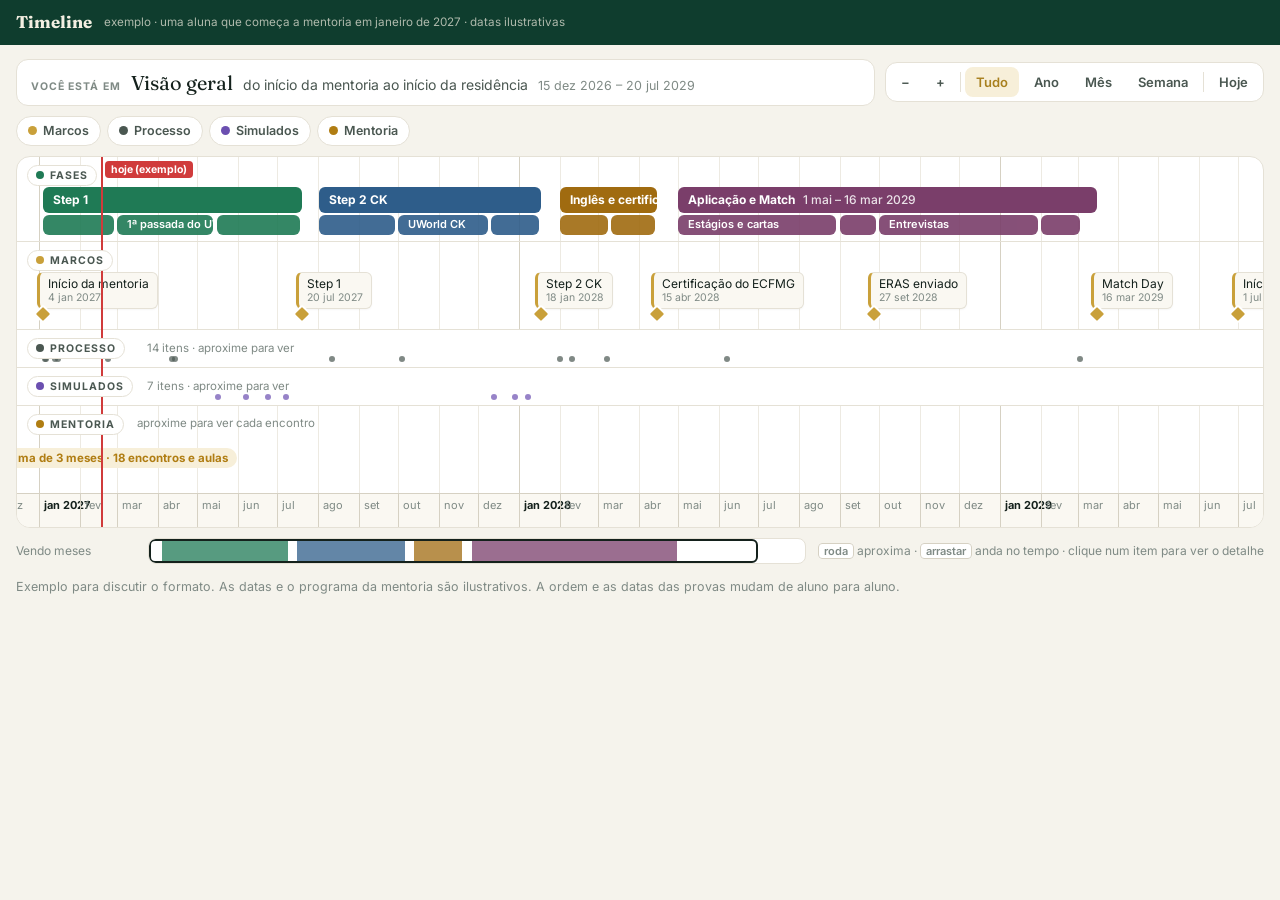
<file: timeline-exemplo.html>
<!doctype html>
<html lang="pt-BR">
<head>
<meta charset="utf-8">
<meta name="viewport" content="width=device-width, initial-scale=1">
<title>Timeline DM2 · exemplo</title>
<link rel="preconnect" href="https://fonts.googleapis.com">
<link href="https://fonts.googleapis.com/css2?family=Fraunces:opsz,wght@9..144,600&family=Inter:wght@400;500;600;700&display=swap" rel="stylesheet">
<style>
/* Timeline com zoom: faixas (fases, marcos, processo, simulados, mentoria), régua que muda de unidade,
   "você está em", minimapa e painel de detalhe. Mesmas cores do protótipo. */
:root {
  --bg: #f5f3ec; --surface: #fff; --surface-2: #faf8f2; --ink: #14211c; --ink-2: #4a5751; --ink-3: #7f8a85;
  --line: #e5e1d6; --line-2: #d6d1c3; --brand: #0f3d2e; --gold: #a8801f; --gold-mark: #c9a03a; --gold-soft: #f7efd9;
  --p1: #1f7a55; --p2: #2e5d8a; --p3: #a06b10; --p4: #7a3e6a;
  --proc: #4a5751; --sim: #6b4fb0; --ment: #b07d12; --today: #d03b3b;
  --font: 'Inter', system-ui, sans-serif; --display: 'Fraunces', Georgia, serif;
}
@media (prefers-color-scheme: dark) { :root:not([data-theme="light"]) {
  --bg: #0e1311; --surface: #151c19; --surface-2: #19211e; --ink: #ecefe9; --ink-2: #b7c0ba; --ink-3: #85908a;
  --line: #26302c; --line-2: #34403b; --brand: #0b2e22; --gold-soft: #2a2416; --proc: #a9b4ae; --sim: #a891e6; --ment: #e0b85a;
  --p1: #3fa77a; --p2: #5b8fc4; --p3: #d39a3a; --p4: #b878a8; color-scheme: dark; } }
* { box-sizing: border-box; }
body { margin: 0; background: var(--bg); color: var(--ink); font: 14px/1.45 var(--font); }
.top { background: var(--brand); color: #f3efe2; padding: 10px max(16px, env(safe-area-inset-left, 0px)); display: flex; gap: 12px; align-items: center; }
.top b { font-family: var(--display); font-size: 17px; }
.top small { opacity: .7; }
.wrap { padding: 14px max(16px, env(safe-area-inset-left, 0px)) 24px; }
.bar { display: flex; gap: 10px; align-items: center; flex-wrap: wrap; margin-bottom: 10px; }
.crumb { flex: 1; min-width: 260px; background: var(--surface); border: 1px solid var(--line); border-radius: 12px; padding: 8px 14px; display: flex; gap: 10px; align-items: baseline; flex-wrap: wrap; }
.crumb .k { font-size: 10.5px; font-weight: 700; letter-spacing: .1em; text-transform: uppercase; color: var(--ink-3); }
.crumb .ph { font-family: var(--display); font-size: 20px; }
.crumb .sub { color: var(--ink-2); }
.crumb .rng { color: var(--ink-3); font-size: 12.5px; }
.ctrl { display: flex; gap: 4px; align-items: center; background: var(--surface); border: 1px solid var(--line); border-radius: 12px; padding: 4px; }
.ctrl button { border: 0; background: none; color: var(--ink-2); padding: 7px 11px; border-radius: 8px; font: 600 13px var(--font); cursor: pointer; }
.ctrl button:hover { background: var(--surface-2); color: var(--ink); }
.ctrl button.on { background: var(--gold-soft); color: var(--gold); }
.ctrl .sep { width: 1px; height: 20px; background: var(--line); }
.lanes-toggle { display: flex; gap: 6px; flex-wrap: wrap; margin: 0 0 10px; }
.lt { display: inline-flex; gap: 6px; align-items: center; border: 1px solid var(--line); background: var(--surface); border-radius: 999px; padding: 5px 11px; font-size: 12.5px; font-weight: 600; cursor: pointer; color: var(--ink-2); }
.lt i { width: 9px; height: 9px; border-radius: 50%; }
.lt.off { opacity: .45; }
.view { position: relative; background: var(--surface); border: 1px solid var(--line); border-radius: 14px; overflow: hidden; user-select: none; touch-action: none; cursor: grab; }
.view.drag { cursor: grabbing; }
.lane { position: relative; border-top: 1px solid var(--line); }
.lane:first-child { border-top: 0; }
.lane-h { position: absolute; left: 10px; top: 8px; z-index: 5; font-size: 10.5px; font-weight: 700; letter-spacing: .1em; text-transform: uppercase; background: var(--surface); padding: 2px 8px; border-radius: 999px; border: 1px solid var(--line); color: var(--ink-2); display: flex; gap: 6px; align-items: center; }
.lane-h i { width: 8px; height: 8px; border-radius: 50%; }
.grid-l { position: absolute; top: 0; bottom: 0; width: 1px; background: var(--line); opacity: .7; }
.grid-l.major { background: var(--line-2); opacity: 1; }
.phase { position: absolute; height: 26px; border-radius: 6px; color: #fff; font-size: 12px; font-weight: 700; display: flex; align-items: center; padding: 0 10px; white-space: nowrap; overflow: hidden; cursor: pointer; }
.phase.sub { height: 20px; font-weight: 600; font-size: 11px; opacity: .9; }
.phase .d { font-weight: 500; opacity: .85; margin-left: 8px; }
.ev { position: absolute; cursor: pointer; }
.ev .dot { position: absolute; width: 10px; height: 10px; border-radius: 50%; transform: translate(-5px, -5px); border: 2px solid var(--surface); }
.ev .stem { position: absolute; width: 1px; opacity: .55; }
.ev .lab { position: absolute; transform: translateX(-6px); background: var(--surface-2); border: 1px solid var(--line); border-left: 3px solid; border-radius: 6px; padding: 3px 8px; white-space: nowrap; font-size: 12px; line-height: 1.3; box-shadow: 0 1px 2px rgba(0,0,0,.04); }
.ev .lab small { display: block; font-size: 10.5px; color: var(--ink-3); }
.ev:hover .lab, .ev.sel .lab { border-color: var(--ink-3); background: var(--surface); }
.ev.milestone .dot { width: 14px; height: 14px; border-radius: 3px; transform: translate(-7px, -7px) rotate(45deg); }
.ev.dim .lab { opacity: .55; }
.agg { position: absolute; transform: translateX(-50%); background: var(--gold-soft); color: var(--ment); border-radius: 999px; padding: 2px 9px; font-size: 11.5px; font-weight: 700; white-space: nowrap; cursor: pointer; }
.today { position: absolute; top: 0; bottom: 0; width: 2px; background: var(--today); z-index: 4; pointer-events: none; }
.today span { position: absolute; top: 4px; left: 4px; background: var(--today); color: #fff; font-size: 10.5px; font-weight: 700; padding: 1px 6px; border-radius: 4px; white-space: nowrap; }
.axis { position: relative; height: 34px; border-top: 1px solid var(--line-2); background: var(--surface-2); }
.tick { position: absolute; top: 0; font-size: 11px; color: var(--ink-3); transform: translateX(4px); padding-top: 4px; white-space: nowrap; border-left: 1px solid var(--line-2); padding-left: 4px; height: 100%; }
.tick.major { color: var(--ink); font-weight: 700; }
.below { display: flex; gap: 12px; align-items: center; margin-top: 10px; flex-wrap: wrap; }
.scale { font-size: 12px; color: var(--ink-3); min-width: 120px; }
.mini { position: relative; flex: 1; min-width: 240px; height: 26px; border-radius: 8px; overflow: hidden; background: var(--surface); border: 1px solid var(--line); cursor: pointer; }
.mini .m { position: absolute; top: 0; bottom: 0; opacity: .85; }
.mini .win { position: absolute; top: 0; bottom: 0; border: 2px solid var(--ink); border-radius: 6px; background: rgba(255,255,255,.12); }
.hint { font-size: 12px; color: var(--ink-3); }
.hint kbd { border: 1px solid var(--line-2); border-radius: 4px; padding: 0 5px; font: 600 11px var(--font); background: var(--surface); }
.panel { position: fixed; right: 16px; bottom: 16px; width: min(380px, calc(100vw - 32px)); background: var(--surface); border: 1px solid var(--line-2); border-radius: 14px; box-shadow: 0 12px 40px rgba(0,0,0,.18); padding: 16px 18px; z-index: 20; }
.panel h3 { margin: 4px 0 6px; font: 600 18px/1.25 var(--display); }
.panel .tag { font-size: 11px; font-weight: 700; letter-spacing: .08em; text-transform: uppercase; }
.panel p { margin: 6px 0 0; color: var(--ink-2); }
.panel .when { color: var(--ink-3); font-size: 13px; }
.panel button { position: absolute; top: 10px; right: 10px; border: 0; background: var(--surface-2); border-radius: 8px; padding: 4px 9px; cursor: pointer; color: var(--ink-2); }
.panel a { color: var(--p1); font-weight: 600; }
.note { margin-top: 14px; font-size: 12.5px; color: var(--ink-3); max-width: 900px; }
</style>
</head>
<body>
<div class="top"><b>Timeline</b><small>exemplo · uma aluna que começa a mentoria em janeiro de 2027 · datas ilustrativas</small></div>
<div class="wrap">
  <div class="bar">
    <div class="crumb" id="crumb"></div>
    <div class="ctrl" id="ctrl">
      <button data-z="out" title="Afastar">−</button>
      <button data-z="in" title="Aproximar">+</button>
      <span class="sep"></span>
      <button data-p="all">Tudo</button><button data-p="year">Ano</button><button data-p="month">Mês</button><button data-p="week">Semana</button>
      <span class="sep"></span>
      <button data-p="today">Hoje</button>
    </div>
  </div>
  <div class="lanes-toggle" id="toggles"></div>
  <div class="view" id="view"></div>
  <div class="below">
    <span class="scale" id="scale"></span>
    <div class="mini" id="mini"></div>
    <span class="hint"><kbd>roda</kbd> aproxima · <kbd>arrastar</kbd> anda no tempo · clique num item para ver o detalhe</span>
  </div>
  <p class="note">Exemplo para discutir o formato. As datas e o programa da mentoria são ilustrativos. A ordem e as datas das provas mudam de aluno para aluno.</p>
</div>
<div id="panelSlot"></div>

<script>
// ---------- Dados do exemplo ----------
const D = (s) => Math.round(Date.UTC(+s.slice(0, 4), +s.slice(5, 7) - 1, +s.slice(8, 10)) / 864e5);
const S = (d) => new Date(d * 864e5);
const MES = ['jan', 'fev', 'mar', 'abr', 'mai', 'jun', 'jul', 'ago', 'set', 'out', 'nov', 'dez'];
const fmt = (d, y = true) => { const x = S(d); return `${x.getUTCDate()} ${MES[x.getUTCMonth()]}${y ? ' ' + x.getUTCFullYear() : ''}`; };
const DOW = ['dom', 'seg', 'ter', 'qua', 'qui', 'sex', 'sáb'];

const START = D('2027-01-04');
const TODAY = D('2027-02-17'); // "hoje" do exemplo

const PHASES = [
  { id: 's1', label: 'Step 1', a: '2027-01-04', b: '2027-07-20', c: 'var(--p1)', subs: [
    ['Base e Anki', '2027-01-04', '2027-02-28'], ['1ª passada do UWorld', '2027-03-01', '2027-05-15'], ['Simulados e revisão', '2027-05-16', '2027-07-20']] },
  { id: 's2', label: 'Step 2 CK', a: '2027-08-02', b: '2028-01-18', c: 'var(--p2)', subs: [
    ['Base clínica', '2027-08-02', '2027-09-30'], ['UWorld CK', '2027-10-01', '2027-12-10'], ['Simulados e revisão', '2027-12-11', '2028-01-18']] },
  { id: 'cert', label: 'Inglês e certificação', a: '2028-02-01', b: '2028-04-15', c: 'var(--p3)', subs: [
    ['Pathways e OET', '2028-02-01', '2028-03-10'], ['Certificação do ECFMG', '2028-03-11', '2028-04-15']] },
  { id: 'match', label: 'Aplicação e Match', a: '2028-05-01', b: '2029-03-16', c: 'var(--p4)', subs: [
    ['Estágios e cartas', '2028-05-01', '2028-08-31'], ['ERAS', '2028-09-01', '2028-09-30'], ['Entrevistas', '2028-10-01', '2029-01-31'], ['Ranking', '2029-02-01', '2029-03-04']] },
].map((p) => ({ ...p, a: D(p.a), b: D(p.b), subs: p.subs.map(([l, a, b]) => ({ label: l, a: D(a), b: D(b) })) }));

const LANES = [
  { id: 'marcos', label: 'Marcos', color: 'var(--gold-mark)', min: 0, rows: 2 },
  { id: 'processo', label: 'Processo', color: 'var(--proc)', min: 2, rows: 4 },
  { id: 'simulados', label: 'Simulados', color: 'var(--sim)', min: 2, rows: 3 },
  { id: 'mentoria', label: 'Mentoria', color: 'var(--ment)', min: 5, rows: 3 },
];

const E = [];
const ev = (lane, date, title, text, extra = {}) => E.push({ lane, d: D(date), title, text, ...extra });
// Marcos
ev('marcos', '2027-01-04', 'Início da mentoria', 'Primeiro dia: combinado de metas e configuração do acompanhamento.', { m: 1 });
ev('marcos', '2027-07-20', 'Step 1', 'Dia da prova.', { m: 1 });
ev('marcos', '2028-01-18', 'Step 2 CK', 'Dia da prova.', { m: 1 });
ev('marcos', '2028-04-15', 'Certificação do ECFMG', 'Previsão, depois do Step 1, Step 2 CK, OET e verificação do diploma.', { m: 1 });
ev('marcos', '2028-09-27', 'ERAS enviado', 'Candidatura às residências.', { m: 1 });
ev('marcos', '2029-03-16', 'Match Day', 'Resultado do Match.', { m: 1 });
ev('marcos', '2029-07-01', 'Início da residência', '', { m: 1 });
// Processo
ev('processo', '2027-01-05', 'Conferir a faculdade no WDOMS', 'Ver as Sponsor Notes do seu ano de formatura.', { guide: 'inscricao' });
ev('processo', '2027-01-06', 'Criar a conta no MyIntealth', 'Escolher ECFMG, não EPIC. Abertura de conta: US$110.', { guide: 'inscricao' });
ev('processo', '2027-01-13', 'Tradução juramentada', 'Diploma e histórico, antes de enviar.', { guide: 'inscricao' });
ev('processo', '2027-01-15', 'Verificação de identidade por vídeo', 'Cerca de 5 minutos, com o passaporte.', { guide: 'inscricao' });
ev('processo', '2027-02-22', 'Credenciais verificadas', 'Previsão. Pode levar de dias a semanas.', { guide: 'inscricao' });
ev('processo', '2027-04-12', 'Pagar o Step 1 no FSMB', 'Escolher o período de 3 meses (jul a set). US$905 no Brasil.', { guide: 'custos' });
ev('processo', '2027-04-14', 'Marcar a data na Prometric', 'Remarcar com 46 dias ou mais é grátis.', { guide: 'custos' });
ev('processo', '2027-08-12', 'Resultado do Step 1', 'Previsão: algumas semanas depois da prova.');
ev('processo', '2027-10-04', 'Pagar o Step 2 CK no FSMB', 'Período de dez a fev. US$930 no Brasil.', { guide: 'custos' });
ev('processo', '2028-02-10', 'Resultado do Step 2 CK', 'Previsão.');
ev('processo', '2028-02-01', 'Inscrição no Pathways', 'Comprovação de inglês pelo OET.', { guide: 'provas' });
ev('processo', '2028-03-08', 'OET', 'Prova de inglês.', { guide: 'provas' });
ev('processo', '2028-06-07', 'Token do ERAS', 'Pedido pelo MyIntealth.');
ev('processo', '2029-03-03', 'Lista de ranking', 'Prazo para ordenar os programas.');
// Simulados
[['2027-05-17', 'NBME (CBSSA)'], ['2027-06-07', 'NBME (CBSSA)'], ['2027-06-24', 'UWSA'], ['2027-07-08', 'Free 120'],
 ['2027-12-13', 'NBME (CCSSA)'], ['2027-12-29', 'UWSA'], ['2028-01-08', 'Free 120']].forEach(([d, t]) => ev('simulados', d, t, 'Registrar o resultado no acompanhamento.', { guide: 'simulados' }));
// Mentoria (programa de 3 meses, como nas ideias iniciais; ilustrativo)
const add = (d, n) => d + n;
let first = START; // segunda 04/01/2027
ev('mentoria', '2027-01-05', 'Aula: como usar o Anki (gravada)', 'Fica na aba Aulas.', { kind: 'aula' });
for (let w = 0; w < 4; w++) E.push({ lane: 'mentoria', d: add(first, 1 + w * 7), title: 'Individual · 50 min', text: 'Terça, 20h. Mês 1: um encontro por semana.', kind: 'ind', h: '20h' });
for (let w = 0; w < 4; w++) E.push({ lane: 'mentoria', d: add(first, 29 + w * 14), title: 'Individual · 30 min', text: 'Terça, 20h. Meses 2 e 3: a cada duas semanas.', kind: 'ind', h: '20h' });
for (let w = 0; w < 7; w++) E.push({ lane: 'mentoria', d: add(first, 10 + w * 14), title: 'Encontro em grupo', text: 'Quinta, 20h. A gravação vai para Aulas.', kind: 'grupo', h: '20h' });
E.push({ lane: 'mentoria', d: add(first, 38), title: 'Aula ao vivo: Anki', text: 'Em grupo, no mês 2.', kind: 'aula', h: '20h' });
for (let w = 0; w < 13; w++) E.push({ lane: 'mentoria', d: add(first, 6 + w * 7), title: 'Check-in da semana', text: 'Domingo: conferir o painel e as metas da semana seguinte.', kind: 'check', min: 16 });
E.push({ lane: 'mentoria', d: D('2027-04-05'), title: 'Fim do programa de 3 meses', text: 'A partir daqui: acompanhamento mensal, sessão avulsa ou seguir sozinho.', kind: 'aula' });

const ALL_A = START - 20, ALL_B = D('2029-07-20');

// ---------- Estado da vista ----------
let t0 = ALL_A, t1 = ALL_B; // intervalo visível, em dias
const on = Object.fromEntries(LANES.map((l) => [l.id, true]));
let sel = null;
const view = document.getElementById('view');

function W() { return view.clientWidth; }
const ppd = () => W() / (t1 - t0); // pixels por dia
const X = (d) => ((d - t0) / (t1 - t0)) * W();

function setRange(a, b, anim) {
  const span = Math.max(5, Math.min(ALL_B - ALL_A, b - a));
  let c = (a + b) / 2;
  a = c - span / 2; b = c + span / 2;
  if (a < ALL_A) { b += ALL_A - a; a = ALL_A; }
  if (b > ALL_B) { a -= b - ALL_B; b = ALL_B; }
  if (!anim) { t0 = a; t1 = b; render(); return; }
  const s0 = t0, s1 = t1, T = performance.now();
  const step = (now) => { const k = Math.min(1, (now - T) / 260), e = 1 - Math.pow(1 - k, 3); t0 = s0 + (a - s0) * e; t1 = s1 + (b - s1) * e; render(); if (k < 1) requestAnimationFrame(step); };
  requestAnimationFrame(step);
}
function zoom(f, at) { const c = at ?? (t0 + t1) / 2; setRange(c - (c - t0) * f, c + (t1 - c) * f); }

// ---------- Régua ----------
function ticks() {
  const p = ppd(), out = [];
  const first = (d, unit) => { const x = S(d); if (unit === 'y') return D(`${x.getUTCFullYear()}-01-01`); if (unit === 'm') return D(`${x.getUTCFullYear()}-${String(x.getUTCMonth() + 1).padStart(2, '0')}-01`); return d; };
  if (p < 0.5) { // anos e trimestres
    for (let d = first(t0, 'y'); d < t1; ) { const x = S(d); const y = x.getUTCFullYear(), m = x.getUTCMonth(); out.push({ d, l: m === 0 ? String(y) : MES[m], major: m === 0 }); const nm = m + 3; d = D(`${nm > 11 ? y + 1 : y}-${String((nm % 12) + 1).padStart(2, '0')}-01`); }
  } else if (p < 7) { // meses
    for (let d = first(t0, 'm'); d < t1; ) { const x = S(d); const y = x.getUTCFullYear(), m = x.getUTCMonth(); out.push({ d, l: m === 0 ? `${MES[m]} ${y}` : MES[m], major: m === 0 }); d = D(`${m === 11 ? y + 1 : y}-${String(((m + 1) % 12) + 1).padStart(2, '0')}-01`); }
  } else if (p < 46) { // semanas (segundas)
    let d = Math.floor(t0); while (S(d).getUTCDay() !== 1) d++;
    for (; d < t1; d += 7) { const x = S(d); out.push({ d, l: `${x.getUTCDate()} ${MES[x.getUTCMonth()]}`, major: x.getUTCDate() <= 7 }); }
  } else { // dias
    for (let d = Math.floor(t0); d < t1; d++) { const x = S(d); out.push({ d, l: `${DOW[x.getUTCDay()]} ${x.getUTCDate()}`, major: x.getUTCDay() === 1 }); }
  }
  return out;
}

// ---------- Onde estou ----------
function crumb() {
  const c = (t0 + t1) / 2, span = t1 - t0;
  const ph = PHASES.find((p) => c >= p.a && c <= p.b) || PHASES.reduce((best, p) => (Math.abs((p.a + p.b) / 2 - c) < Math.abs((best.a + best.b) / 2 - c) ? p : best));
  const sub = ph.subs.find((s) => c >= s.a && c <= s.b);
  const weekN = Math.floor((c - START) / 7) + 1;
  const where = span > 500 ? 'Visão geral' : ph.label;
  const det = span > 500 ? 'do início da mentoria ao início da residência' : [sub && sub.label, c >= START && span < 120 ? `semana ${weekN} da mentoria` : ''].filter(Boolean).join(' · ');
  document.getElementById('crumb').innerHTML = `<span class="k">Você está em</span><span class="ph" style="color:${span > 500 ? 'var(--ink)' : ph.c}">${where}</span><span class="sub">${det}</span><span class="rng">${fmt(Math.round(t0))} – ${fmt(Math.round(t1))}</span>`;
  const p = ppd();
  document.getElementById('scale').textContent = p < 0.5 ? 'Vendo anos' : p < 7 ? 'Vendo meses' : p < 46 ? 'Vendo semanas' : 'Vendo dias';
  document.querySelectorAll('[data-p]').forEach((b) => b.classList.toggle('on', (b.dataset.p === 'all' && span > 700) || (b.dataset.p === 'year' && span > 200 && span <= 700) || (b.dataset.p === 'month' && span > 20 && span <= 200) || (b.dataset.p === 'week' && span <= 20)));
}

// ---------- Desenho ----------
function laneEvents(lane) {
  const p = ppd();
  const list = E.filter((e) => e.lane === lane.id && e.d >= t0 - 30 && e.d <= t1 + 30 && p >= (e.min ?? lane.min));
  return list.sort((a, b) => a.d - b.d);
}
function placeLabels(list, maxRows) {
  const rowsEnd = Array(maxRows).fill(-1e9);
  return list.map((e) => {
    const x = X(e.d), w = Math.min(260, 14 + e.title.length * 6.4);
    let r = rowsEnd.findIndex((end) => end < x - 4);
    if (r >= 0) rowsEnd[r] = x + w;
    return { e, x, row: r };
  });
}
function render() {
  const p = ppd();
  const tk = ticks();
  let html = '';
  const grid = tk.map((t) => `<div class="grid-l ${t.major ? 'major' : ''}" style="left:${X(t.d)}px"></div>`).join('');
  // Fases
  html += `<div class="lane" style="height:84px"><span class="lane-h"><i style="background:var(--p1)"></i>Fases</span>${grid}
    ${PHASES.map((ph) => { const x1 = X(ph.a), x2 = X(ph.b); if (x2 < 0 || x1 > W()) return ''; const w = x2 - x1;
      const vis = Math.min(x2, W()) - Math.max(x1, 0), pad = Math.max(0, -x1);
      return `<div class="phase" data-ph="${ph.id}" style="left:${x1}px;width:${w}px;top:30px;background:${ph.c};padding-left:${10 + pad}px">${vis > 70 ? ph.label : ''}${vis > 260 ? `<span class="d">${fmt(ph.a, false)} – ${fmt(ph.b)}</span>` : ''}</div>`
        + (p > 0.35 ? ph.subs.map((s) => { const a = X(s.a), b = X(s.b), sw = b - a - 2; if (b < 0 || a > W()) return ''; const sv = Math.min(b, W()) - Math.max(a, 0); return `<div class="phase sub" data-ph="${ph.id}" style="left:${a}px;width:${sw}px;top:58px;background:${ph.c};padding-left:${10 + Math.max(0, -a)}px">${sv > 90 ? s.label : ''}</div>`; }).join('') : ''); }).join('')}</div>`;
  // Faixas de eventos
  for (const lane of LANES) {
    if (!on[lane.id]) continue;
    const rowH = 34;
    const placedAll = (lane.id === 'mentoria' && p < lane.min) ? [] : placeLabels(laneEvents(lane), lane.rows).filter((q) => q.x > -280 && q.x < W() + 20);
    const used = Math.max(1, ...placedAll.map((q) => q.row + 1));
    const maxRows = (lane.id === 'mentoria' && p < lane.min) ? 1 : used;
    const base = 30 + maxRows * rowH + 8;
    let inner = '';
    if (lane.id !== 'mentoria' && p < lane.min) {
      const n = E.filter((e) => e.lane === lane.id && e.d >= t0 && e.d <= t1).length;
      html += `<div class="lane" style="height:38px"><span class="lane-h"><i style="background:${lane.color}"></i>${lane.label}</span><span style="position:absolute;left:130px;top:10px;font-size:11.5px;color:var(--ink-3)">${n} itens · aproxime para ver</span>${E.filter((e) => e.lane === lane.id).map((e) => { const x = X(e.d); return x < 0 || x > W() ? '' : `<span style="position:absolute;left:${x - 3}px;top:26px;width:6px;height:6px;border-radius:50%;background:${lane.color};opacity:.7"></span>`; }).join('')}</div>`;
      continue;
    }
    if (lane.id === 'mentoria' && p < lane.min) {
      // Longe: resumo por mês
      const byMonth = {};
      E.filter((e) => e.lane === 'mentoria' && e.kind !== 'check').forEach((e) => { const x = S(e.d); const k = `${x.getUTCFullYear()}-${x.getUTCMonth()}`; (byMonth[k] = byMonth[k] || []).push(e); });
      const monthW = 30.4 * p;
      if (monthW < 80) {
        const ms = E.filter((e) => e.lane === 'mentoria' && e.kind !== 'check'); const a = ms[0].d, z = ms[ms.length - 1].d, x = X((a + z) / 2);
        inner = `<span class="agg" data-zoomto="${Math.round((a + z) / 2)}" data-span="${z - a + 20}" style="left:${x}px;top:${base - 30}px">Programa de 3 meses · ${ms.length} encontros e aulas</span>`;
      } else inner = Object.entries(byMonth).map(([k, list]) => { const [y, m] = k.split('-').map(Number); const mid = D(`${y}-${String(m + 1).padStart(2, '0')}-15`); const x = X(mid); if (x < -60 || x > W() + 60) return '';
        const ind = list.filter((e) => e.kind === 'ind').length, gr = list.filter((e) => e.kind === 'grupo').length, au = list.filter((e) => e.kind === 'aula').length;
        const parts = [ind && `${ind} indiv.`, gr && `${gr} grupo`, au && `${au} aula`].filter(Boolean).join(' · ');
        return `<span class="agg" data-zoomto="${mid}" style="left:${x}px;top:${base - 30}px" title="Aproximar para ver os dias">${p < 2.5 ? `${list.length} encontros` : parts}</span>`; }).join('');
      inner += `<span style="position:absolute;left:120px;top:9px;font-size:11.5px;color:var(--ink-3)">aproxime para ver cada encontro</span>`;
    } else {
      const placed = placedAll;
      if (!placed.length) inner = `<span style="position:absolute;left:120px;top:10px;font-size:11.5px;color:var(--ink-3)">nada neste período</span>`;
      else inner = placed.map(({ e, x, row }) => {
        if (x < -280 || x > W() + 20) return '';
        const top = row >= 0 ? 30 + (maxRows - 1 - row) * rowH : null;
        const col = lane.color;
        const idx = E.indexOf(e);
        return `<div class="ev ${e.m ? 'milestone' : ''} ${sel === idx ? 'sel' : ''}" data-ev="${idx}">
          ${top != null ? `<div class="stem" style="left:${x}px;top:${top + 26}px;height:${base - top - 26}px;background:${col}"></div>
          <div class="lab" style="left:${x}px;top:${top}px;border-left-color:${col}">${e.title}<small>${fmt(e.d, p < 3)}${e.h ? ' · ' + e.h : ''}</small></div>` : ''}
          <div class="dot" style="left:${x}px;top:${base}px;background:${col}"></div></div>`;
      }).join('');
    }
    html += `<div class="lane" style="height:${(lane.id !== 'mentoria' || p >= lane.min) && !placedAll.length ? 40 : base + 16}px"><span class="lane-h"><i style="background:${lane.color}"></i>${lane.label}</span>${grid}${inner}</div>`;
  }
  // Hoje + régua
  const xt = X(TODAY);
  html += `<div class="axis">${tk.map((t) => `<span class="tick ${t.major ? 'major' : ''}" style="left:${X(t.d) - 4}px">${t.l}</span>`).join('')}</div>`;
  view.innerHTML = html + (xt >= 0 && xt <= W() ? `<div class="today" style="left:${xt}px"><span>hoje (exemplo)</span></div>` : '');
  crumb(); mini();
}

// ---------- Minimapa ----------
function mini() {
  const el = document.getElementById('mini'), w = el.clientWidth, k = (d) => ((d - ALL_A) / (ALL_B - ALL_A)) * w;
  el.innerHTML = PHASES.map((p) => `<span class="m" style="left:${k(p.a)}px;width:${k(p.b) - k(p.a)}px;background:${p.c}"></span>`).join('')
    + `<span class="win" style="left:${k(t0)}px;width:${Math.max(6, k(t1) - k(t0))}px"></span>`;
}
document.getElementById('mini').addEventListener('pointerdown', (e) => {
  const el = e.currentTarget, r = el.getBoundingClientRect();
  const go = (cx) => { const c = ALL_A + ((cx - r.left) / r.width) * (ALL_B - ALL_A), h = (t1 - t0) / 2; setRange(c - h, c + h); };
  go(e.clientX); el.setPointerCapture(e.pointerId);
  el.onpointermove = (m) => go(m.clientX); el.onpointerup = () => { el.onpointermove = null; };
});

// ---------- Interação ----------
view.addEventListener('wheel', (e) => {
  e.preventDefault();
  const r = view.getBoundingClientRect(), at = t0 + ((e.clientX - r.left) / r.width) * (t1 - t0);
  if (e.shiftKey || Math.abs(e.deltaX) > Math.abs(e.deltaY)) { const dd = ((e.deltaX || e.deltaY) / r.width) * (t1 - t0); setRange(t0 + dd, t1 + dd); }
  else zoom(Math.exp(e.deltaY * 0.0022), at);
}, { passive: false });
let drag = null;
view.addEventListener('pointerdown', (e) => { drag = { x: e.clientX, a: t0, b: t1, moved: false }; view.setPointerCapture(e.pointerId); });
view.addEventListener('pointermove', (e) => { if (!drag) return; const dx = e.clientX - drag.x; if (Math.abs(dx) > 3) { drag.moved = true; view.classList.add('drag'); } const dd = (-dx / W()) * (drag.b - drag.a); setRange(drag.a + dd, drag.b + dd); });
view.addEventListener('pointerup', (e) => {
  view.classList.remove('drag'); const moved = drag && drag.moved; drag = null; if (moved) return;
  const t = document.elementFromPoint(e.clientX, e.clientY);
  const evEl = t && t.closest('[data-ev]'), ph = t && t.closest('[data-ph]'), ag = t && t.closest('[data-zoomto]');
  if (ag) { const c = +ag.dataset.zoomto, h = (+ag.dataset.span || 40) / 2; setRange(c - h, c + h, true); return; }
  if (evEl) { sel = +evEl.dataset.ev; showPanel(E[sel]); render(); return; }
  if (ph) { const p = PHASES.find((x) => x.id === ph.dataset.ph); setRange(p.a - (p.b - p.a) * 0.05, p.b + (p.b - p.a) * 0.05, true); }
});
document.getElementById('ctrl').addEventListener('click', (e) => {
  const b = e.target.closest('button'); if (!b) return;
  if (b.dataset.z) return zoom(b.dataset.z === 'in' ? 0.6 : 1.6);
  const c = b.dataset.p === 'today' ? TODAY : (t0 + t1) / 2;
  const spans = { all: ALL_B - ALL_A, year: 365, month: 40, week: 9, today: Math.min(t1 - t0, 40) };
  if (b.dataset.p === 'all') return setRange(ALL_A, ALL_B, true);
  setRange(c - spans[b.dataset.p] / 2, c + spans[b.dataset.p] / 2, true);
});
const tg = document.getElementById('toggles');
tg.innerHTML = LANES.map((l) => `<span class="lt" data-lane="${l.id}"><i style="background:${l.color}"></i>${l.label}</span>`).join('');
tg.addEventListener('click', (e) => { const b = e.target.closest('[data-lane]'); if (!b) return; on[b.dataset.lane] = !on[b.dataset.lane]; b.classList.toggle('off', !on[b.dataset.lane]); render(); });

const LANE_NAME = Object.fromEntries(LANES.map((l) => [l.id, l]));
const GUIDE_NAME = { inscricao: 'Inscrição passo a passo', custos: 'Custos', provas: 'As provas', simulados: 'Simulados' };
function showPanel(e) {
  const l = LANE_NAME[e.lane];
  document.getElementById('panelSlot').innerHTML = `<div class="panel"><button type="button" id="close">Fechar</button>
    <span class="tag" style="color:${l.color}">${l.label}</span><h3>${e.title}</h3>
    <div class="when">${DOW[S(e.d).getUTCDay()]}, ${fmt(e.d)}${e.h ? ' · ' + e.h : ''}</div>
    ${e.text ? `<p>${e.text}</p>` : ''}${e.guide ? `<p>Guia: <a href="index.html#guia-${e.guide}">${GUIDE_NAME[e.guide]}</a></p>` : ''}</div>`;
  document.getElementById('close').onclick = () => { sel = null; document.getElementById('panelSlot').innerHTML = ''; render(); };
}
addEventListener('resize', render);
render();
</script>
</body>
</html>
</file>
